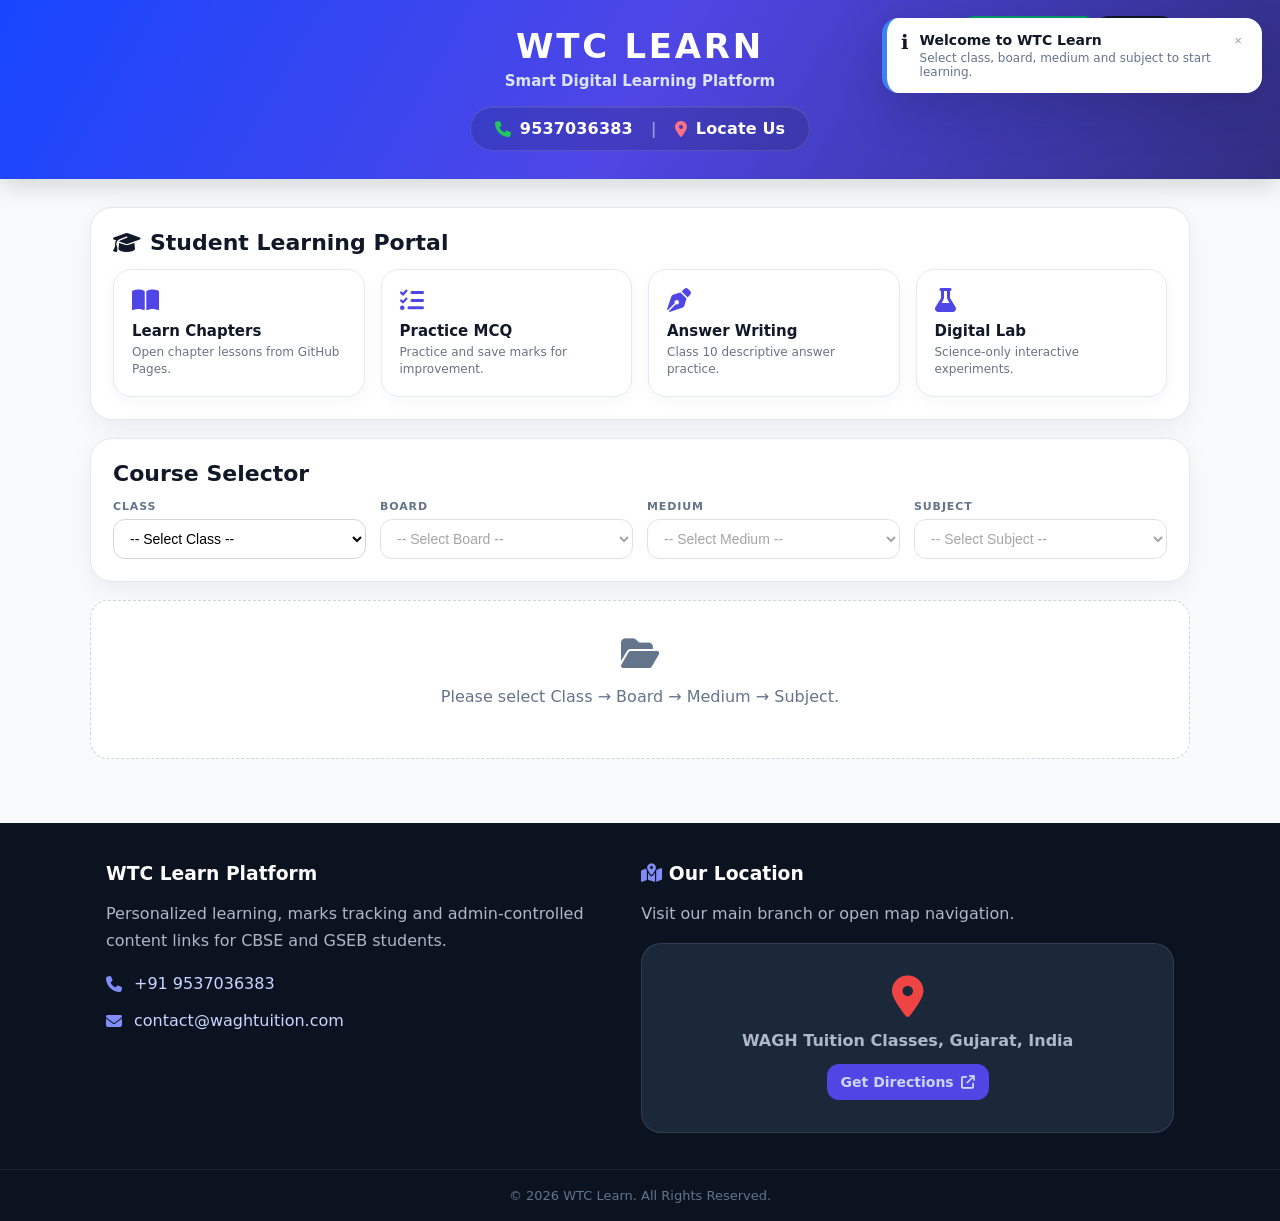
<file: index.html>
<!doctype html><html lang="en"><head><meta charset="utf-8"><meta name="viewport" content="width=device-width,initial-scale=1"><title>WTC Learn</title><link rel="stylesheet" href="assets/css/main.css"><link rel="stylesheet" href="https://cdnjs.cloudflare.com/ajax/libs/font-awesome/6.5.0/css/all.min.css"></head><body>
<div id="toastContainer" class="toast-container"></div>
<header class="topbar wtc-site-header">
  <div class="container topbar-inner wtc-header-inner">
    <div class="brand wtc-brand-center">
      <h1>WTC LEARN</h1>
      <p>Smart Digital Learning Platform</p>
      <div class="wtc-contact-pill" aria-label="WTC Learn contact and location">
        <a href="tel:9537036383"><i class="fa-solid fa-phone"></i> 9537036383</a>
        <span class="wtc-pill-divider">|</span>
        <a href="https://maps.google.com/?q=WAGH%20Tuition%20Classes%20Gujarat%20India" target="_blank" rel="noopener"><i class="fa-solid fa-location-dot"></i> Locate Us</a>
      </div>
    </div>
    <div class="nav-actions wtc-auth-actions"><div id="navAuthArea"></div></div>
  </div>
</header>
<main class="container hero">
  <section class="card"><h2 class="section-title"><i class="fa-solid fa-graduation-cap"></i> Student Learning Portal</h2><div class="grid grid-4"><div class="feature-card"><i class="fa-solid fa-book-open"></i><h3>Learn Chapters</h3><p>Open chapter lessons from GitHub Pages.</p></div><div class="feature-card"><i class="fa-solid fa-list-check"></i><h3>Practice MCQ</h3><p>Practice and save marks for improvement.</p></div><div class="feature-card"><i class="fa-solid fa-pen-nib"></i><h3>Answer Writing</h3><p>Class 10 descriptive answer practice.</p></div><div class="feature-card"><i class="fa-solid fa-flask"></i><h3>Digital Lab</h3><p>Science-only interactive experiments.</p></div></div></section>
  <div id="personalizationStatusBanner" class="banner"><span id="bannerText"></span><button id="btnBrowseAll" class="btn btn-primary btn-small">Browse Other Courses</button></div>
  <section id="progressDashboard" class="card hidden" style="margin-top:18px">
  <h2 class="section-title">
    <i class="fa-solid fa-chart-line"></i> My Learning Progress
  </h2>

  <div class="grid grid-4">
    <div class="feature-card">
      <h3 id="mcqCount">0</h3>
      <p>MCQ Tests Attempted</p>
    </div>

    <div class="feature-card">
      <h3 id="answerCount">0</h3>
      <p>Answer Writing Attempts</p>
    </div>

    <div class="feature-card">
      <h3 id="avgPercent">0%</h3>
      <p>Average Score</p>
    </div>

    <div class="feature-card">
      <h3 id="improvementStatus">🚀</h3>
      <p>Improvement Status</p>
    </div>
  </div>
  </section>
  <section class="card" style="margin-top:18px"><div style="display:flex;justify-content:space-between;align-items:center;gap:12px;flex-wrap:wrap"><h2 class="section-title">Course Selector</h2><button id="btnResetFilters" class="btn btn-red btn-small hidden">Reset</button></div><div class="form-grid"><div><label>Class</label><select id="classSelect"></select></div><div><label>Board</label><select id="boardSelect" disabled></select></div><div><label>Medium</label><select id="mediumSelect" disabled><option>-- Select Medium --</option></select></div><div><label>Subject</label><select id="subjectSelect" disabled><option>-- Select Subject --</option></select></div></div></section>
  <section id="chapterContainer" class="chapters hidden"><h2 class="section-title"><i class="fa-solid fa-layer-group"></i> Course Chapters</h2><div id="chapterList"></div></section>
  <div id="placeholderView" class="placeholder" style="margin-top:18px"><i class="fa-solid fa-folder-open" style="font-size:34px"></i><p>Please select Class → Board → Medium → Subject.</p></div>
</main>
<div id="authModal" class="modal"><div class="modal-card"><button class="close" onclick="toggleAuthModal(false)">×</button><div class="tabs"><button id="tabLogin" class="tab active" onclick="switchAuthTab('login')">Login</button><button id="tabSignup" class="tab" onclick="switchAuthTab('signup')">Register</button></div><div id="loginView"><form id="formLogin" class="grid"><div><label>Phone</label><input id="loginPhone" type="tel" required></div><div><label>Password</label><input id="loginPassword" type="password" required></div><button class="btn btn-primary" type="submit">Access Profile</button></form></div><div id="signupView" class="hidden"><form id="formSignup" class="grid"><div><label>Full Name</label><input id="regName" required></div><div><label>Phone</label><input id="regPhone" type="tel" required></div><div><label>Password</label><input id="regPassword" type="password" required minlength="4"></div><div class="grid grid-3"><div><label>Class</label><select id="regClass"><option>10</option><option>9</option><option>8</option><option>7</option><option>6</option><option>5</option></select></div><div><label>Board</label><select id="regBoard"><option>CBSE</option><option>GSEB</option></select></div><div><label>Medium</label><select id="regMedium"><option>English Medium</option><option>Gujarati Medium</option></select></div></div><button class="btn btn-green" type="submit">Create Profile</button></form></div></div></div>
<footer class="footer wtc-footer">
  <div class="container wtc-footer-grid">
    <div class="wtc-footer-about">
      <h3>WTC Learn Platform</h3>
      <p>Personalized learning, marks tracking and admin-controlled content links for CBSE and GSEB students.</p>
      <p class="wtc-footer-line"><i class="fa-solid fa-phone"></i> <a href="tel:9537036383">+91 9537036383</a></p>
      <p class="wtc-footer-line"><i class="fa-solid fa-envelope"></i> <a href="mailto:contact@waghtuition.com">contact@waghtuition.com</a></p>
    </div>
    <div class="wtc-location-box">
      <h3><i class="fa-solid fa-map-location-dot"></i> Our Location</h3>
      <p>Visit our main branch or open map navigation.</p>
      <div class="wtc-map-card">
        <i class="fa-solid fa-location-dot wtc-map-pin"></i>
        <strong>WAGH Tuition Classes, Gujarat, India</strong>
        <a class="btn btn-primary" href="https://maps.google.com/?q=WAGH%20Tuition%20Classes%20Gujarat%20India" target="_blank" rel="noopener">Get Directions <i class="fa-solid fa-arrow-up-right-from-square"></i></a>
      </div>
    </div>
  </div>
  <div class="wtc-copyright">© 2026 WTC Learn. All Rights Reserved.</div>
</footer>
<script src="assets/js/toast.js"></script><script src="assets/js/auth.js"></script><script src="assets/js/chapter_master.js"></script><script src="assets/js/api.js"></script><script src="assets/js/main.js"></script></body></html>
</file>
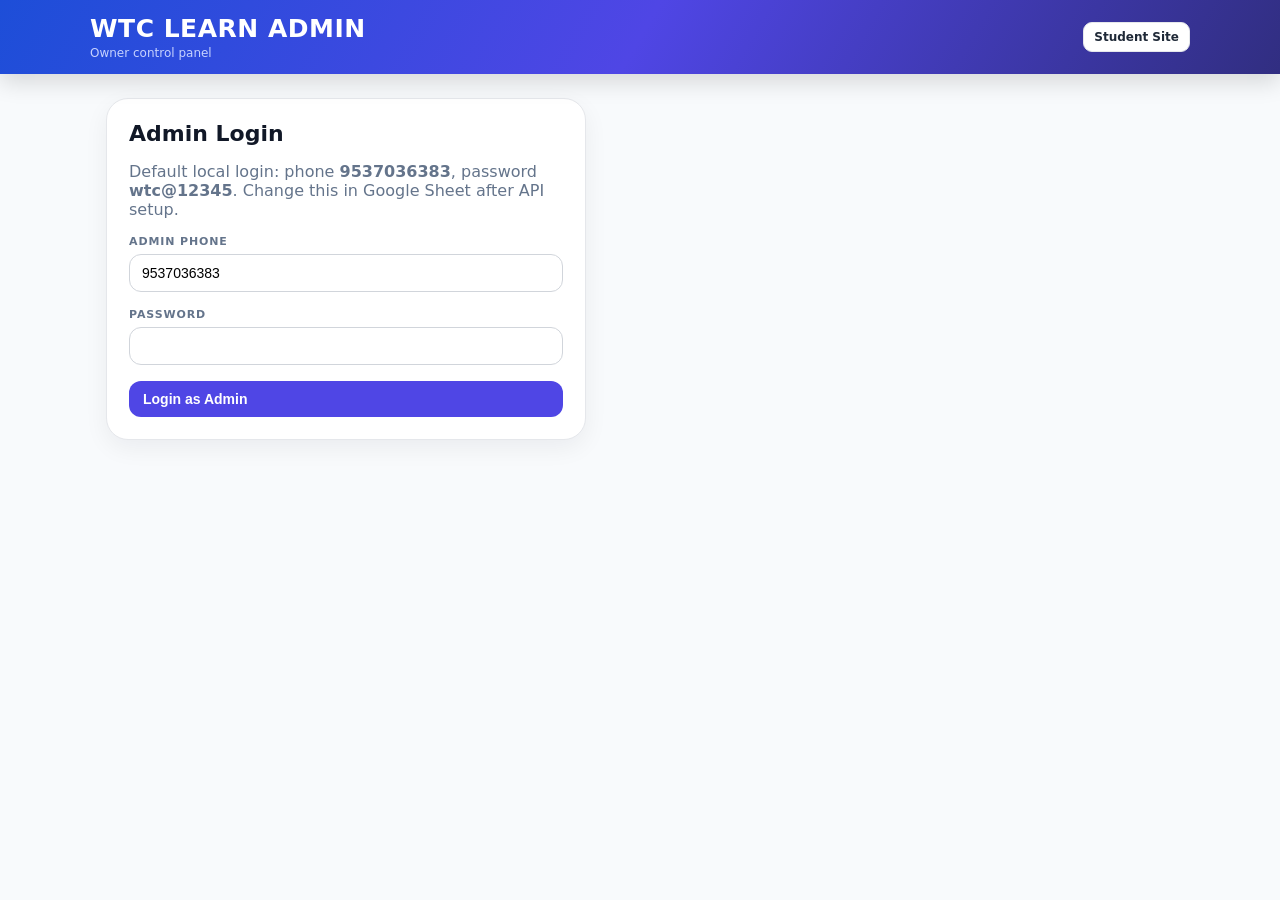
<file: admin.html>
<!doctype html><html lang="en"><head><meta charset="utf-8"><meta name="viewport" content="width=device-width,initial-scale=1"><title>WTC Learn Admin</title><link rel="stylesheet" href="assets/css/main.css"><link rel="stylesheet" href="https://cdnjs.cloudflare.com/ajax/libs/font-awesome/6.5.0/css/all.min.css"></head><body>
<div id="toastContainer" class="toast-container"></div><header class="topbar"><div class="container topbar-inner"><div class="brand"><h1>WTC LEARN ADMIN</h1><p>Owner control panel</p></div><div class="nav-actions"><a class="btn btn-light btn-small" href="index.html">Student Site</a><button id="adminLogout" class="btn btn-red btn-small hidden">Logout</button></div></div></header>
<main class="container"><section id="adminLoginBox" class="card" style="margin-top:24px;max-width:480px"><h2 class="section-title">Admin Login</h2><p style="color:#64748b">Default local login: phone <b>9537036383</b>, password <b>wtc@12345</b>. Change this in Google Sheet after API setup.</p><form id="adminLoginForm" class="grid"><div><label>Admin Phone</label><input id="adminPhone" value="9537036383" required></div><div><label>Password</label><input id="adminPassword" type="password" required></div><button class="btn btn-primary" type="submit">Login as Admin</button></form></section>
<section id="adminPanel" class="hidden"><div class="admin-layout"><aside class="sidebar"><button data-view="dashboard" class="btn active">Dashboard</button><button data-view="students" class="btn">Students</button><button data-view="marks" class="btn">Marks</button><button data-view="chapters" class="btn">Chapter Links</button><button data-view="settings" class="btn">Settings</button></aside><div><section id="view-dashboard" class="admin-view card"><h2 class="section-title">Dashboard</h2><div class="kpi"><div class="card"><div class="num" id="kpiStudents">0</div><p>Students</p></div><div class="card"><div class="num" id="kpiActive">0</div><p>Active</p></div><div class="card"><div class="num" id="kpiMarks">0</div><p>Marks Records</p></div><div class="card"><div class="num" id="kpiAvg">0%</div><p>Average Score</p></div></div></section><section id="view-students" class="admin-view card hidden"><h2 class="section-title">Student Management</h2><button class="btn btn-primary btn-small" onclick="AdminApp.loadStudents()">Refresh</button><div class="table-wrap" style="margin-top:12px"><table id="studentsTable"><thead><tr><th>ID</th><th>Name</th><th>Phone</th><th>Class</th><th>Board</th><th>Medium</th><th>Active</th><th>Action</th></tr></thead><tbody></tbody></table></div></section><section id="view-marks" class="admin-view card hidden"><h2 class="section-title">Marks & Improvement</h2><button class="btn btn-primary btn-small" onclick="AdminApp.loadMarks()">Refresh</button><div class="table-wrap" style="margin-top:12px"><table id="marksTable"><thead><tr><th>Date</th><th>Student ID</th><th>Name</th><th>Subject</th><th>Chapter</th><th>Type</th><th>Score</th><th>Total</th><th>%</th></tr></thead><tbody></tbody></table></div></section><section id="view-chapters" class="admin-view card hidden"><h2 class="section-title">Chapter Link Control</h2><p style="color:#64748b">Currently website uses <b>assets/js/chapter_master.js</b>. Google Sheet CHAPTER_MASTER is prepared for API-driven links later.</p><button class="btn btn-primary btn-small" onclick="AdminApp.loadChapters()">Load Sheet Links</button><div class="table-wrap" style="margin-top:12px"><table id="chaptersTable"><thead><tr><th>Board</th><th>Medium</th><th>Class</th><th>Subject</th><th>Chapter</th><th>Lesson</th><th>MCQ</th><th>Lab</th></tr></thead><tbody></tbody></table></div></section><section id="view-settings" class="admin-view card hidden"><h2 class="section-title">Settings</h2><form id="resetPasswordForm" class="grid grid-3"><div><label>Student Phone</label><input id="resetPhone"></div><div><label>New Password</label><input id="resetPassword"></div><div style="align-self:end"><button class="btn btn-red" type="submit">Reset Student Password</button></div></form></section></div></div></section></main>
<script src="assets/js/toast.js"></script><script src="assets/js/api.js"></script><script src="assets/js/auth.js"></script><script src="assets/js/admin.js"></script></body></html>
</file>
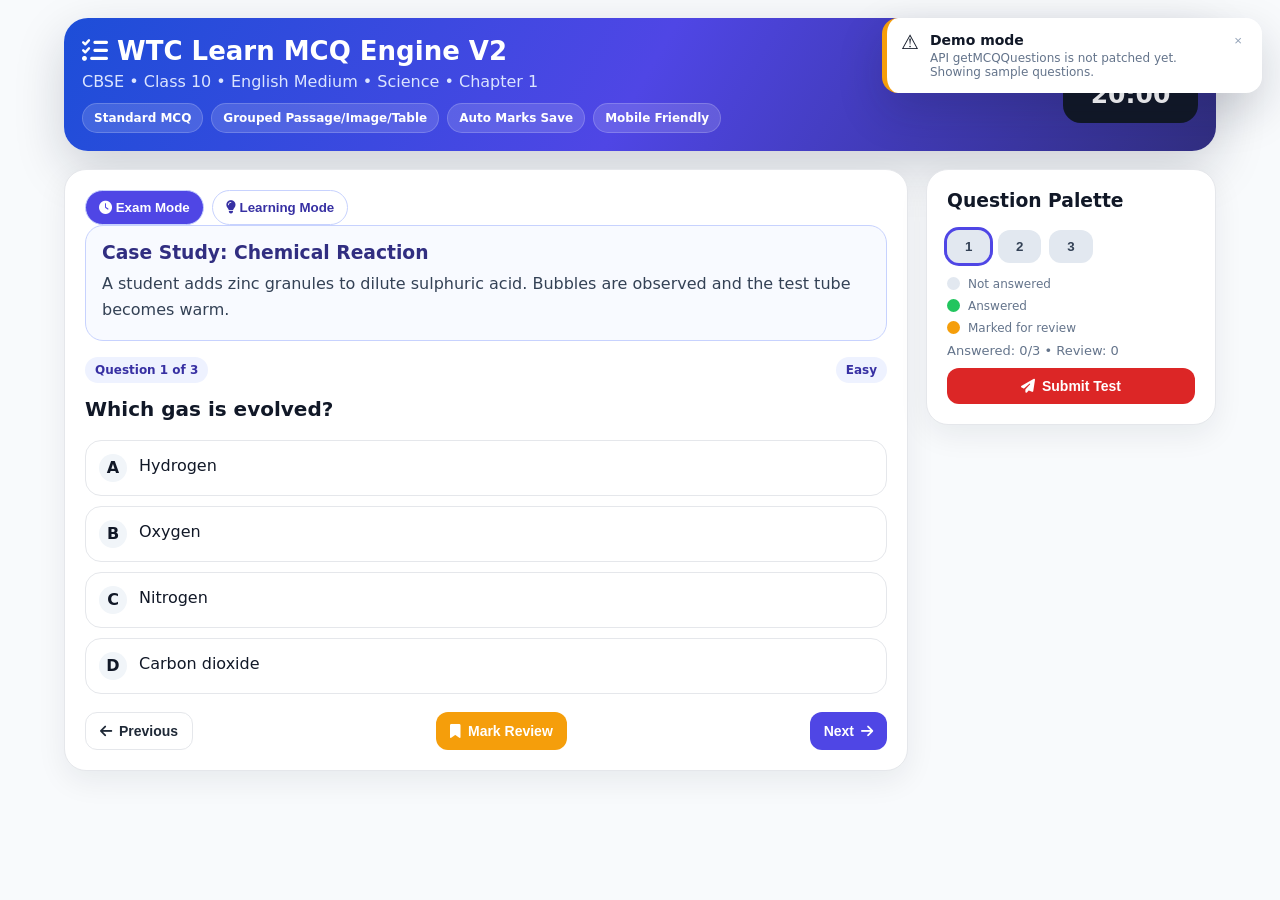
<file: content/common/mcq_engine.html>
<!doctype html>
<html lang="en">
<head>
  <meta charset="utf-8">
  <meta name="viewport" content="width=device-width,initial-scale=1">
  <title>WTC Learn | MCQ Engine V2</title>
  <link rel="stylesheet" href="../../assets/css/main.css">
  <link rel="stylesheet" href="https://cdnjs.cloudflare.com/ajax/libs/font-awesome/6.5.0/css/all.min.css">
  <style>
    :root{--mcq-primary:#4f46e5;--mcq-dark:#0f172a;--mcq-soft:#eef2ff;--mcq-line:#e5e7eb;--mcq-ok:#059669;--mcq-warn:#d97706;--mcq-bad:#dc2626}
    body{background:#f8fafc}.mcq-shell{max-width:1180px;margin:0 auto;padding:18px 14px 42px}.mcq-top{background:linear-gradient(120deg,#1d4ed8,#4f46e5,#312e81);color:#fff;border-radius:24px;padding:18px;box-shadow:0 18px 50px rgba(15,23,42,.18)}
    .mcq-top-grid{display:grid;grid-template-columns:1fr auto;gap:12px;align-items:center}.mcq-title h1{margin:0;font-size:26px}.mcq-title p{margin:6px 0 0;color:#dbe4ff}.mcq-meta{display:flex;gap:8px;flex-wrap:wrap;margin-top:12px}.mcq-pill{background:rgba(255,255,255,.14);border:1px solid rgba(255,255,255,.18);border-radius:999px;padding:7px 11px;font-size:12px;font-weight:800}.timer{background:#111827;color:#fff;border-radius:18px;padding:14px 18px;text-align:center;min-width:135px}.timer strong{display:block;font-size:25px}.mcq-layout{display:grid;grid-template-columns:1fr 290px;gap:18px;margin-top:18px}.mcq-card{background:#fff;border:1px solid var(--mcq-line);border-radius:22px;box-shadow:0 10px 30px rgba(15,23,42,.07);padding:20px}.mcq-sidebar{position:sticky;top:14px;height:max-content}.mode-row{display:flex;gap:8px;flex-wrap:wrap}.mode-btn{border:1px solid #c7d2fe;background:#fff;color:#3730a3;border-radius:999px;padding:9px 13px;font-weight:900;cursor:pointer}.mode-btn.active{background:#4f46e5;color:#fff}.group-box{border:1px solid #c7d2fe;background:#f8faff;border-radius:18px;padding:16px;margin-bottom:16px}.group-box h3{margin:0 0 8px;color:#312e81}.group-content{white-space:pre-wrap;line-height:1.65;color:#334155}.group-image{width:100%;max-height:360px;object-fit:contain;background:#fff;border:1px solid #e5e7eb;border-radius:14px;margin-top:12px}.data-table-wrap{overflow:auto;margin-top:12px}.data-table-wrap table{width:100%;border-collapse:collapse;background:#fff}.data-table-wrap th,.data-table-wrap td{border:1px solid #e5e7eb;padding:8px;text-align:left}.q-head{display:flex;justify-content:space-between;align-items:flex-start;gap:12px;margin-bottom:12px}.q-no{background:#eef2ff;color:#3730a3;border-radius:999px;padding:6px 10px;font-size:12px;font-weight:900}.q-text{font-size:20px;line-height:1.45;font-weight:850;color:#111827;margin:10px 0 16px}.option{display:flex;gap:12px;align-items:flex-start;border:1px solid #e5e7eb;border-radius:16px;padding:13px;margin:10px 0;cursor:pointer;transition:.18s;background:#fff}.option:hover{border-color:#818cf8;background:#f8faff}.option.selected{border-color:#4f46e5;background:#eef2ff}.option.correct{border-color:#059669;background:#ecfdf5}.option.wrong{border-color:#dc2626;background:#fef2f2}.option-key{width:28px;height:28px;display:flex;align-items:center;justify-content:center;border-radius:50%;background:#f1f5f9;font-weight:900}.option-text{flex:1;line-height:1.45}.explanation{display:none;margin-top:14px;border-left:5px solid #059669;background:#ecfdf5;border-radius:14px;padding:13px;color:#064e3b}.explanation.show{display:block}.nav-row{display:flex;justify-content:space-between;gap:10px;margin-top:18px;flex-wrap:wrap}.palette{display:grid;grid-template-columns:repeat(5,1fr);gap:8px;margin-top:12px}.pal-btn{border:0;border-radius:12px;padding:9px 0;font-weight:900;cursor:pointer;background:#e2e8f0;color:#334155}.pal-btn.current{outline:3px solid #4f46e5}.pal-btn.answered{background:#dcfce7;color:#166534}.pal-btn.review{background:#fef3c7;color:#92400e}.legend{display:grid;gap:8px;margin-top:14px;font-size:12px;color:#64748b}.legend span{display:flex;gap:8px;align-items:center}.dot{width:13px;height:13px;border-radius:50%;background:#e2e8f0}.dot.answered{background:#22c55e}.dot.review{background:#f59e0b}.result-box{text-align:center}.score-big{font-size:52px;font-weight:1000;color:#4f46e5;margin:12px 0}.result-grid{display:grid;grid-template-columns:repeat(4,1fr);gap:12px;margin:18px 0}.result-mini{background:#f8fafc;border:1px solid #e5e7eb;border-radius:16px;padding:14px}.result-mini strong{font-size:22px;display:block}.hidden{display:none!important}.loading{padding:36px;text-align:center;color:#64748b}.review-list{margin-top:16px;text-align:left}.review-item{border:1px solid #e5e7eb;border-radius:16px;padding:14px;margin:10px 0;background:#fff}.review-item strong{display:block;margin-bottom:6px}.status-line{font-size:13px;color:#64748b;margin-top:8px}.btn-full{width:100%;justify-content:center;margin-top:10px}@media(max-width:880px){.mcq-top-grid,.mcq-layout,.result-grid{grid-template-columns:1fr}.mcq-sidebar{position:static}.timer{width:100%}.q-text{font-size:17px}.palette{grid-template-columns:repeat(6,1fr)}}
  </style>
</head>
<body>
  <div id="toastContainer" class="toast-container"></div>
  <main class="mcq-shell">
    <section class="mcq-top">
      <div class="mcq-top-grid">
        <div class="mcq-title">
          <h1><i class="fa-solid fa-list-check"></i> WTC Learn MCQ Engine V2</h1>
          <p id="testSubtitle">Loading test details...</p>
          <div class="mcq-meta" id="testMeta"></div>
        </div>
        <div class="timer"><span>Time Left</span><strong id="timerText">--:--</strong></div>
      </div>
    </section>

    <section id="loadingView" class="mcq-card loading"><i class="fa-solid fa-spinner fa-spin"></i> Loading questions from MCQ_DATA...</section>

    <section id="testView" class="mcq-layout hidden">
      <div class="mcq-card">
        <div class="mode-row">
          <button id="examModeBtn" class="mode-btn active" onclick="setMode('exam')"><i class="fa-solid fa-clock"></i> Exam Mode</button>
          <button id="learnModeBtn" class="mode-btn" onclick="setMode('learning')"><i class="fa-solid fa-lightbulb"></i> Learning Mode</button>
        </div>
        <div id="groupBlock"></div>
        <div class="q-head">
          <span class="q-no" id="questionNumber">Question 1</span>
          <span class="q-no" id="difficultyBadge">Easy</span>
        </div>
        <div id="questionText" class="q-text"></div>
        <div id="optionsBox"></div>
        <div id="explanationBox" class="explanation"></div>
        <div class="nav-row">
          <button class="btn btn-light" onclick="prevQuestion()"><i class="fa-solid fa-arrow-left"></i> Previous</button>
          <button class="btn btn-amber" onclick="toggleReview()"><i class="fa-solid fa-bookmark"></i> Mark Review</button>
          <button class="btn btn-primary" onclick="nextQuestion()">Next <i class="fa-solid fa-arrow-right"></i></button>
        </div>
      </div>

      <aside class="mcq-card mcq-sidebar">
        <h3 style="margin-top:0">Question Palette</h3>
        <div id="palette" class="palette"></div>
        <div class="legend">
          <span><i class="dot"></i> Not answered</span>
          <span><i class="dot answered"></i> Answered</span>
          <span><i class="dot review"></i> Marked for review</span>
        </div>
        <div class="status-line" id="attemptStatus"></div>
        <button class="btn btn-red btn-full" onclick="confirmSubmit()"><i class="fa-solid fa-paper-plane"></i> Submit Test</button>
      </aside>
    </section>

    <section id="resultView" class="mcq-card result-box hidden"></section>
  </main>

  <script src="../../assets/js/toast.js"></script>
  <script src="../../assets/js/auth.js"></script>
  <script src="../../assets/js/api.js"></script>
  <script>
    const qp = new URLSearchParams(location.search);
    const testInfo = {
      class: qp.get('class') || qp.get('cls') || '10',
      board: qp.get('board') || 'CBSE',
      medium: qp.get('medium') || 'English Medium',
      subject: qp.get('subject') || 'Science',
      chapter: qp.get('chapter') || '1',
      limit: Number(qp.get('limit') || 20),
      minutes: Number(qp.get('minutes') || 20)
    };
    let questions=[], current=0, answers={}, review={}, mode='exam', secondsLeft=testInfo.minutes*60, timerId=null, startedAt=Date.now();
    const $=id=>document.getElementById(id);
    document.addEventListener('DOMContentLoaded', init);

    async function init(){
      $('testSubtitle').textContent = `${testInfo.board} • Class ${testInfo.class} • ${testInfo.medium} • ${testInfo.subject} • Chapter ${testInfo.chapter}`;
      $('testMeta').innerHTML = ['Standard MCQ','Grouped Passage/Image/Table','Auto Marks Save','Mobile Friendly'].map(x=>`<span class="mcq-pill">${x}</span>`).join('');
      await loadQuestions();
    }

    async function loadQuestions(){
      const res = await WTC_API.call('getMCQQuestions', testInfo);
      if(res.ok && Array.isArray(res.questions) && res.questions.length){
        questions = normalizeQuestions(res.questions).slice(0,testInfo.limit);
      }else{
        questions = demoQuestions();
        showNotification('warning','Demo mode','API getMCQQuestions is not patched yet. Showing sample questions.');
      }
      $('loadingView').classList.add('hidden');
      $('testView').classList.remove('hidden');
      buildPalette(); renderQuestion(); startTimer();
    }

    function normalizeQuestions(rows){
      return rows.filter(q=>String(q.Enabled||'TRUE').toUpperCase()!=='FALSE').map((q,i)=>({
        id:q.QuestionID || q.ID || `Q${i+1}`,
        questionType:String(q.QuestionType||'NORMAL').toUpperCase(),
        groupId:q.GroupID||'', groupType:String(q.GroupType||'').toUpperCase(), groupTitle:q.GroupTitle||'', groupContent:q.GroupContent||'', groupImageUrl:q.GroupImageURL||'',
        question:q.Question||'', options:{A:q.OptionA||'',B:q.OptionB||'',C:q.OptionC||'',D:q.OptionD||''},
        correct:String(q.CorrectAnswer||q.Answer||'').trim().toUpperCase(), explanation:q.Explanation||'', difficulty:q.Difficulty||'Easy', marks:Number(q.Marks||1), topic:q.Topic||''
      }));
    }

    function renderGroup(q){
      if(!q.groupId){ $('groupBlock').innerHTML=''; return; }
      const first = questions.find(x=>x.groupId===q.groupId) || q;
      let media='';
      if(first.groupImageUrl) media += `<img class="group-image" src="${escapeHtml(first.groupImageUrl)}" alt="Group image">`;
      if(first.groupType==='TABLE') media += `<div class="data-table-wrap">${first.groupContent}</div>`;
      else media += `<div class="group-content">${escapeHtml(first.groupContent)}</div>`;
      $('groupBlock').innerHTML = `<div class="group-box"><h3>${escapeHtml(first.groupTitle || first.groupType || 'Common Information')}</h3>${media}</div>`;
    }

    function renderQuestion(){
      const q=questions[current]; renderGroup(q);
      $('questionNumber').textContent=`Question ${current+1} of ${questions.length}`;
      $('difficultyBadge').textContent=q.difficulty;
      $('questionText').textContent=q.question;
      $('optionsBox').innerHTML=['A','B','C','D'].map(k=>`<div class="option ${answers[q.id]===k?'selected':''}" onclick="selectAnswer('${k}')"><span class="option-key">${k}</span><span class="option-text">${escapeHtml(q.options[k])}</span></div>`).join('');
      $('explanationBox').className='explanation'; $('explanationBox').innerHTML='';
      if(mode==='learning' && answers[q.id]) showLearningFeedback();
      updatePalette(); updateStatus();
    }

    function selectAnswer(k){
      const q=questions[current]; answers[q.id]=k;
      if(mode==='learning') showLearningFeedback();
      renderQuestion();
    }

    function showLearningFeedback(){
      const q=questions[current]; const sel=answers[q.id];
      document.querySelectorAll('.option').forEach((el,idx)=>{ const key=['A','B','C','D'][idx]; if(key===q.correct)el.classList.add('correct'); if(sel===key && sel!==q.correct)el.classList.add('wrong'); });
      $('explanationBox').innerHTML=`<strong>${sel===q.correct?'Correct':'Correct Answer: '+q.correct}</strong><br>${escapeHtml(q.explanation||'Explanation will be added soon.')}`;
      $('explanationBox').classList.add('show');
    }

    function buildPalette(){ $('palette').innerHTML=questions.map((_,i)=>`<button class="pal-btn" onclick="goQuestion(${i})">${i+1}</button>`).join(''); }
    function updatePalette(){ document.querySelectorAll('.pal-btn').forEach((b,i)=>{ const q=questions[i]; b.classList.toggle('current',i===current); b.classList.toggle('answered',!!answers[q.id]); b.classList.toggle('review',!!review[q.id]); }); }
    function updateStatus(){ const a=Object.keys(answers).length, r=Object.keys(review).length; $('attemptStatus').textContent=`Answered: ${a}/${questions.length} • Review: ${r}`; }
    function goQuestion(i){ current=i; renderQuestion(); }
    function nextQuestion(){ if(current<questions.length-1){current++;renderQuestion();} else confirmSubmit(); }
    function prevQuestion(){ if(current>0){current--;renderQuestion();} }
    function toggleReview(){ const id=questions[current].id; review[id]=!review[id]; if(!review[id])delete review[id]; renderQuestion(); }
    function setMode(m){ mode=m; $('examModeBtn').classList.toggle('active',m==='exam'); $('learnModeBtn').classList.toggle('active',m==='learning'); renderQuestion(); showNotification('info',m==='exam'?'Exam Mode':'Learning Mode',m==='exam'?'Answers hidden until submit.':'Instant feedback enabled.'); }

    function startTimer(){ updateTimer(); timerId=setInterval(()=>{ secondsLeft--; updateTimer(); if(secondsLeft<=0){ clearInterval(timerId); submitTest(true); } },1000); }
    function updateTimer(){ const m=Math.max(0,Math.floor(secondsLeft/60)), s=Math.max(0,secondsLeft%60); $('timerText').textContent=`${String(m).padStart(2,'0')}:${String(s).padStart(2,'0')}`; }
    function confirmSubmit(){ const unanswered=questions.length-Object.keys(answers).length; if(confirm(`Submit test now?\nUnanswered questions: ${unanswered}`)) submitTest(false); }

    async function submitTest(auto=false){
      if(timerId) clearInterval(timerId);
      let score=0,total=0; const wrong=[];
      questions.forEach(q=>{ total+=q.marks; if(answers[q.id]===q.correct) score+=q.marks; else wrong.push(q); });
      const percent= total ? Math.round(score*100/total) : 0;
      const student = Auth.getStudent ? Auth.getStudent() : null;
      if(student){
        await WTC_API.call('saveMarks',{ studentId:student.studentId, subject:testInfo.subject, chapter:testInfo.chapter, type:'MCQ', score, total, remarks:`${testInfo.board} | Class ${testInfo.class} | ${testInfo.medium} | Time ${Math.round((Date.now()-startedAt)/1000)} sec | Wrong ${wrong.map(w=>w.id).join(',')}` });
      }
      showResult(score,total,percent,wrong,auto,!!student);
    }

    function showResult(score,total,percent,wrong,auto,saved){
      $('testView').classList.add('hidden');
      $('resultView').classList.remove('hidden');
      const msg=percent>=80?'Excellent':percent>=60?'Good Improvement':percent>=40?'Needs Practice':'Revise Chapter Again';
      $('resultView').innerHTML=`<h2>${auto?'Time Up!':'Test Submitted'}</h2><div class="score-big">${percent}%</div><h3>${msg}</h3><div class="result-grid"><div class="result-mini"><strong>${score}</strong>Score</div><div class="result-mini"><strong>${total}</strong>Total</div><div class="result-mini"><strong>${questions.length-wrong.length}</strong>Correct</div><div class="result-mini"><strong>${wrong.length}</strong>Wrong</div></div><p>${saved?'Marks saved to WTC Learn MARKS sheet.':'Login required to save marks.'}</p><button class="btn btn-primary" onclick="location.reload()">Retry Test</button><a class="btn btn-light" href="../../index.html">Back to Student Portal</a><div class="review-list"><h3>Review Wrong Questions</h3>${wrong.length?wrong.map(q=>`<div class="review-item"><strong>${escapeHtml(q.question)}</strong><p>Your answer: ${answers[q.id]||'Not answered'} | Correct: ${q.correct}</p><p>${escapeHtml(q.explanation||'Explanation will be added soon.')}</p></div>`).join(''):'<p>Great! No wrong questions.</p>'}</div>`;
    }

    function escapeHtml(v){ return String(v||'').replace(/[&<>"]/g, c=>({'&':'&amp;','<':'&lt;','>':'&gt;','"':'&quot;'}[c])); }
    function demoQuestions(){ return normalizeQuestions([
      {QuestionID:'DEMO1',Class:'10',Board:'CBSE',Medium:'English Medium',Subject:'Science',Chapter:'1',QuestionType:'GROUP',GroupID:'CASE001',GroupType:'PASSAGE',GroupTitle:'Case Study: Chemical Reaction',GroupContent:'A student adds zinc granules to dilute sulphuric acid. Bubbles are observed and the test tube becomes warm.',Question:'Which gas is evolved?',OptionA:'Hydrogen',OptionB:'Oxygen',OptionC:'Nitrogen',OptionD:'Carbon dioxide',CorrectAnswer:'A',Explanation:'Zinc reacts with dilute acid to form salt and hydrogen gas.',Difficulty:'Easy',Marks:1,Enabled:'TRUE'},
      {QuestionID:'DEMO2',QuestionType:'GROUP',GroupID:'CASE001',GroupType:'PASSAGE',GroupTitle:'Case Study: Chemical Reaction',GroupContent:'A student adds zinc granules to dilute sulphuric acid. Bubbles are observed and the test tube becomes warm.',Question:'This reaction is mainly a:',OptionA:'Combination reaction',OptionB:'Displacement reaction',OptionC:'Decomposition reaction',OptionD:'Neutral reaction',CorrectAnswer:'B',Explanation:'Zinc displaces hydrogen from acid.',Difficulty:'Medium',Marks:1,Enabled:'TRUE'},
      {QuestionID:'DEMO3',QuestionType:'NORMAL',Question:'What is the correct meaning of oxidation?',OptionA:'Gain of oxygen',OptionB:'Loss of oxygen',OptionC:'Gain of hydrogen',OptionD:'No change',CorrectAnswer:'A',Explanation:'Oxidation is gain of oxygen or loss of hydrogen.',Difficulty:'Easy',Marks:1,Enabled:'TRUE'}
    ]); }
    window.setMode=setMode; window.prevQuestion=prevQuestion; window.nextQuestion=nextQuestion; window.toggleReview=toggleReview; window.goQuestion=goQuestion; window.confirmSubmit=confirmSubmit;
  </script>
</body>
          </html>
</file>
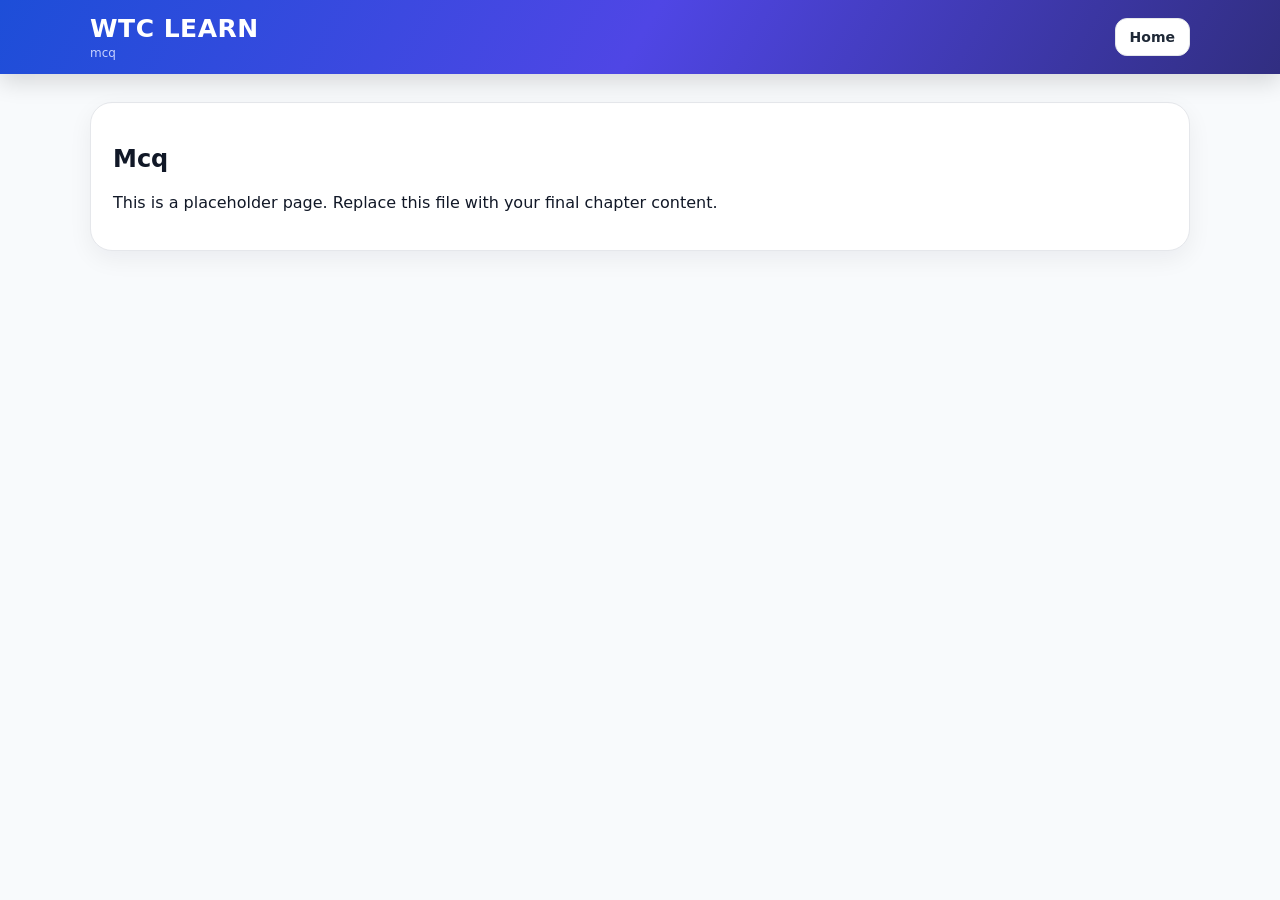
<file: content/gseb/english_medium/class10/science/mcq.html>
<!doctype html><html><head><meta charset="utf-8"><meta name="viewport" content="width=device-width,initial-scale=1"><title>WTC Learn - mcq</title><link rel="stylesheet" href="../../../../../../assets/css/main.css"></head><body><header class="topbar"><div class="container topbar-inner"><div class="brand"><h1>WTC LEARN</h1><p>mcq</p></div><a class="btn btn-light" href="../../../../../../index.html">Home</a></div></header><main class="container hero"><section class="card"><h2 style="text-transform:capitalize">mcq</h2><p>This is a placeholder page. Replace this file with your final chapter content.</p></section></main></body></html>
</file>
<file: assets/css/main.css>
:root{--primary:#4f46e5;--primary2:#1d4ed8;--success:#059669;--danger:#dc2626;--warning:#d97706;--ink:#111827;--muted:#6b7280;--bg:#f8fafc;--card:#ffffff;--line:#e5e7eb}*{box-sizing:border-box}body{margin:0;font-family:Inter,system-ui,-apple-system,Segoe UI,Roboto,Arial,sans-serif;background:var(--bg);color:var(--ink)}a{text-decoration:none}.container{max-width:1100px;margin:0 auto;padding:0 16px}.topbar{background:linear-gradient(120deg,#1d4ed8,#4f46e5,#312e81);color:#fff;position:sticky;top:0;z-index:30;box-shadow:0 8px 22px rgba(0,0,0,.14)}.topbar-inner{display:flex;justify-content:space-between;align-items:center;padding:14px 0;gap:12px;flex-wrap:wrap}.brand h1{margin:0;font-size:25px;letter-spacing:.5px}.brand p{margin:3px 0 0;color:#c7d2fe;font-size:12px}.nav-actions{display:flex;gap:8px;align-items:center;flex-wrap:wrap}.btn{border:0;border-radius:12px;padding:10px 14px;font-weight:700;cursor:pointer;transition:.2s;display:inline-flex;align-items:center;gap:7px;font-size:14px}.btn:hover{transform:translateY(-1px)}.btn-primary{background:var(--primary);color:#fff}.btn-green{background:var(--success);color:#fff}.btn-red{background:var(--danger);color:#fff}.btn-amber{background:#f59e0b;color:#fff}.btn-dark{background:#111827;color:#fff}.btn-soft{background:#eef2ff;color:#3730a3}.btn-light{background:#fff;color:#1f2937;border:1px solid var(--line)}.btn-small{font-size:12px;padding:7px 10px;border-radius:9px}.hero{padding:28px 0}.card{background:var(--card);border:1px solid var(--line);border-radius:22px;box-shadow:0 8px 24px rgba(15,23,42,.06);padding:22px}.grid{display:grid;gap:16px}.grid-3{grid-template-columns:repeat(3,minmax(0,1fr))}.grid-4{grid-template-columns:repeat(4,minmax(0,1fr))}.feature-card{padding:18px;border-radius:18px;background:#fff;border:1px solid #e7e9f5;box-shadow:0 4px 16px rgba(30,41,59,.04)}.feature-card i{font-size:24px;color:var(--primary)}.feature-card h3{margin:9px 0 4px;font-size:15px}.feature-card p{margin:0;color:var(--muted);font-size:12px;line-height:1.4}.section-title{font-size:22px;margin:0 0 14px;display:flex;align-items:center;gap:9px}.form-grid{display:grid;grid-template-columns:repeat(4,minmax(0,1fr));gap:14px}label{display:block;font-size:11px;text-transform:uppercase;letter-spacing:.08em;color:#64748b;font-weight:800;margin-bottom:6px}input,select,textarea{width:100%;border:1px solid #d1d5db;border-radius:12px;padding:10px 12px;background:#fff;font-size:14px;outline:none}input:focus,select:focus,textarea:focus{border-color:#6366f1;box-shadow:0 0 0 3px #e0e7ff}.banner{display:none;align-items:center;justify-content:space-between;gap:12px;margin:18px 0;padding:12px 14px;background:#eef2ff;border:1px solid #c7d2fe;color:#312e81;border-radius:14px;font-size:13px}.chapters{margin-top:18px}.chapter{background:#fff;border:1px solid var(--line);border-radius:18px;overflow:hidden;margin:13px 0}.chapter-head{display:flex;justify-content:space-between;align-items:center;padding:16px;cursor:pointer}.badge{font-size:10px;padding:4px 8px;border-radius:999px;background:#eef2ff;color:#3730a3;font-weight:900;text-transform:uppercase;letter-spacing:.08em}.chapter-title{font-weight:800;margin-top:5px}.chapter-body{display:none;border-top:1px dashed #e5e7eb;background:#f9fafb;padding:14px}.chapter-body.open{display:block}.button-row{display:flex;flex-wrap:wrap;gap:8px}.placeholder{text-align:center;color:#64748b;padding:36px;border:1px dashed #cbd5e1;border-radius:18px;background:#fff}.modal{position:fixed;inset:0;background:rgba(15,23,42,.62);backdrop-filter:blur(3px);display:none;align-items:center;justify-content:center;padding:16px;z-index:60}.modal.open{display:flex}.modal-card{background:#fff;border-radius:22px;max-width:440px;width:100%;padding:22px;position:relative;box-shadow:0 24px 80px rgba(0,0,0,.25)}.close{position:absolute;right:16px;top:14px;background:transparent;border:0;font-size:22px;cursor:pointer}.tabs{display:flex;border-bottom:1px solid var(--line);margin-bottom:15px}.tab{flex:1;background:transparent;border:0;padding:12px;font-weight:800;color:#94a3b8;cursor:pointer}.tab.active{color:var(--primary);border-bottom:3px solid var(--primary)}.hidden{display:none!important}.toast-container{position:fixed;top:18px;right:18px;z-index:9999;display:flex;flex-direction:column;gap:10px;max-width:380px;width:calc(100% - 36px);pointer-events:none}.toast{pointer-events:auto;background:#fff;border-radius:16px;padding:14px 14px;display:flex;gap:11px;align-items:flex-start;box-shadow:0 18px 45px rgba(15,23,42,.18);border-left:5px solid #3b82f6;transform:translateX(30px);opacity:0;transition:.28s ease}.toast.show{transform:translateX(0);opacity:1}.toast.success{border-left-color:#10b981}.toast.error{border-left-color:#ef4444}.toast.info{border-left-color:#3b82f6}.toast.warning{border-left-color:#f59e0b}.toast strong{font-size:14px;display:block}.toast p{font-size:12px;color:#64748b;margin:3px 0 0}.toast button{margin-left:auto;background:transparent;border:0;color:#94a3b8;cursor:pointer}.footer{background:#0f172a;color:#cbd5e1;margin-top:36px;padding:32px 0}.footer h3{color:#fff}.admin-layout{display:grid;grid-template-columns:260px 1fr;gap:18px;margin-top:24px}.sidebar{background:#111827;color:#fff;border-radius:20px;padding:14px;height:max-content}.sidebar button{width:100%;justify-content:flex-start;margin:5px 0;background:transparent;color:#e5e7eb;border:1px solid rgba(255,255,255,.08)}.sidebar button.active,.sidebar button:hover{background:#4f46e5}.table-wrap{overflow:auto;border:1px solid var(--line);border-radius:16px;background:#fff}table{width:100%;border-collapse:collapse;font-size:13px}th,td{padding:10px;border-bottom:1px solid #edf2f7;text-align:left;white-space:nowrap}th{background:#f1f5f9;color:#334155;font-size:11px;text-transform:uppercase;letter-spacing:.06em}.kpi{display:grid;grid-template-columns:repeat(4,1fr);gap:14px}.kpi .card{padding:16px}.kpi .num{font-size:28px;font-weight:900;color:#4f46e5}@media(max-width:800px){.grid-3,.grid-4,.form-grid,.admin-layout,.kpi{grid-template-columns:1fr}.topbar-inner{align-items:flex-start}.brand h1{font-size:22px}.nav-actions{width:100%}.btn{font-size:13px}.chapter-head{align-items:flex-start;gap:10px}.toast-container{top:12px;right:12px;width:calc(100% - 24px)}}


/* ===== WTC Learn Header + Location UI (LOCKED v2.2 safe append) ===== */
.wtc-site-header{
  position:relative;
  background:linear-gradient(120deg,#1746ff,#4f46e5,#312e81);
}
.wtc-header-inner{
  position:relative;
  justify-content:center;
  text-align:center;
  padding:26px 0 28px;
}
.wtc-brand-center{
  width:100%;
}
.wtc-brand-center h1{
  font-size:34px;
  letter-spacing:.08em;
  margin:0;
  color:#fff;
}
.wtc-brand-center p{
  margin:6px 0 0;
  color:#dbe4ff;
  font-size:15px;
  font-weight:600;
}
.wtc-contact-pill{
  margin:16px auto 0;
  display:inline-flex;
  align-items:center;
  justify-content:center;
  gap:18px;
  padding:12px 24px;
  border-radius:999px;
  background:rgba(17,24,39,.18);
  border:1px solid rgba(255,255,255,.12);
  box-shadow:inset 0 1px 0 rgba(255,255,255,.08);
  backdrop-filter:blur(8px);
}
.wtc-contact-pill a{
  color:#fff;
  font-weight:800;
  letter-spacing:.01em;
  display:inline-flex;
  align-items:center;
  gap:9px;
}
.wtc-contact-pill .fa-phone{color:#22c55e}
.wtc-contact-pill .fa-location-dot{color:#fb7185}
.wtc-pill-divider{color:rgba(255,255,255,.45);font-weight:700}
.wtc-auth-actions{
  position:absolute;
  top:16px;
  right:16px;
}
.wtc-footer{
  background:#0b1220;
  color:#aeb8c8;
  padding:40px 0 0;
}
.wtc-footer-grid{
  display:grid;
  grid-template-columns:1fr 1.05fr;
  gap:28px;
  align-items:start;
}
.wtc-footer h3{
  color:#fff;
  margin:0 0 14px;
}
.wtc-footer p{
  line-height:1.7;
}
.wtc-footer a{
  color:#cbd5ff;
}
.wtc-footer-line{
  display:flex;
  align-items:center;
  gap:12px;
  margin:10px 0;
}
.wtc-footer-line i,
.wtc-location-box h3 i{color:#818cf8}
.wtc-map-card{
  min-height:190px;
  border-radius:20px;
  background:#1b283a;
  border:1px solid rgba(148,163,184,.18);
  display:flex;
  flex-direction:column;
  align-items:center;
  justify-content:center;
  gap:14px;
  text-align:center;
  padding:24px;
}
.wtc-map-pin{
  color:#ef4444;
  font-size:42px;
}
.wtc-copyright{
  margin-top:36px;
  padding:18px 16px;
  text-align:center;
  border-top:1px solid rgba(148,163,184,.13);
  color:#64748b;
  font-size:13px;
}
@media(max-width:800px){
  .wtc-header-inner{padding:24px 0 26px;align-items:center}
  .wtc-brand-center h1{font-size:28px;letter-spacing:.04em}
  .wtc-brand-center p{font-size:13px}
  .wtc-contact-pill{gap:12px;padding:10px 16px;font-size:13px}
  .wtc-auth-actions{position:static;width:100%;justify-content:center;margin-top:12px}
  .wtc-footer-grid{grid-template-columns:1fr;gap:24px}
}
@media(max-width:420px){
  .wtc-contact-pill{width:100%;max-width:330px;gap:9px;padding:10px 12px}
  .wtc-contact-pill a{font-size:12px;gap:6px}
}
</file>
